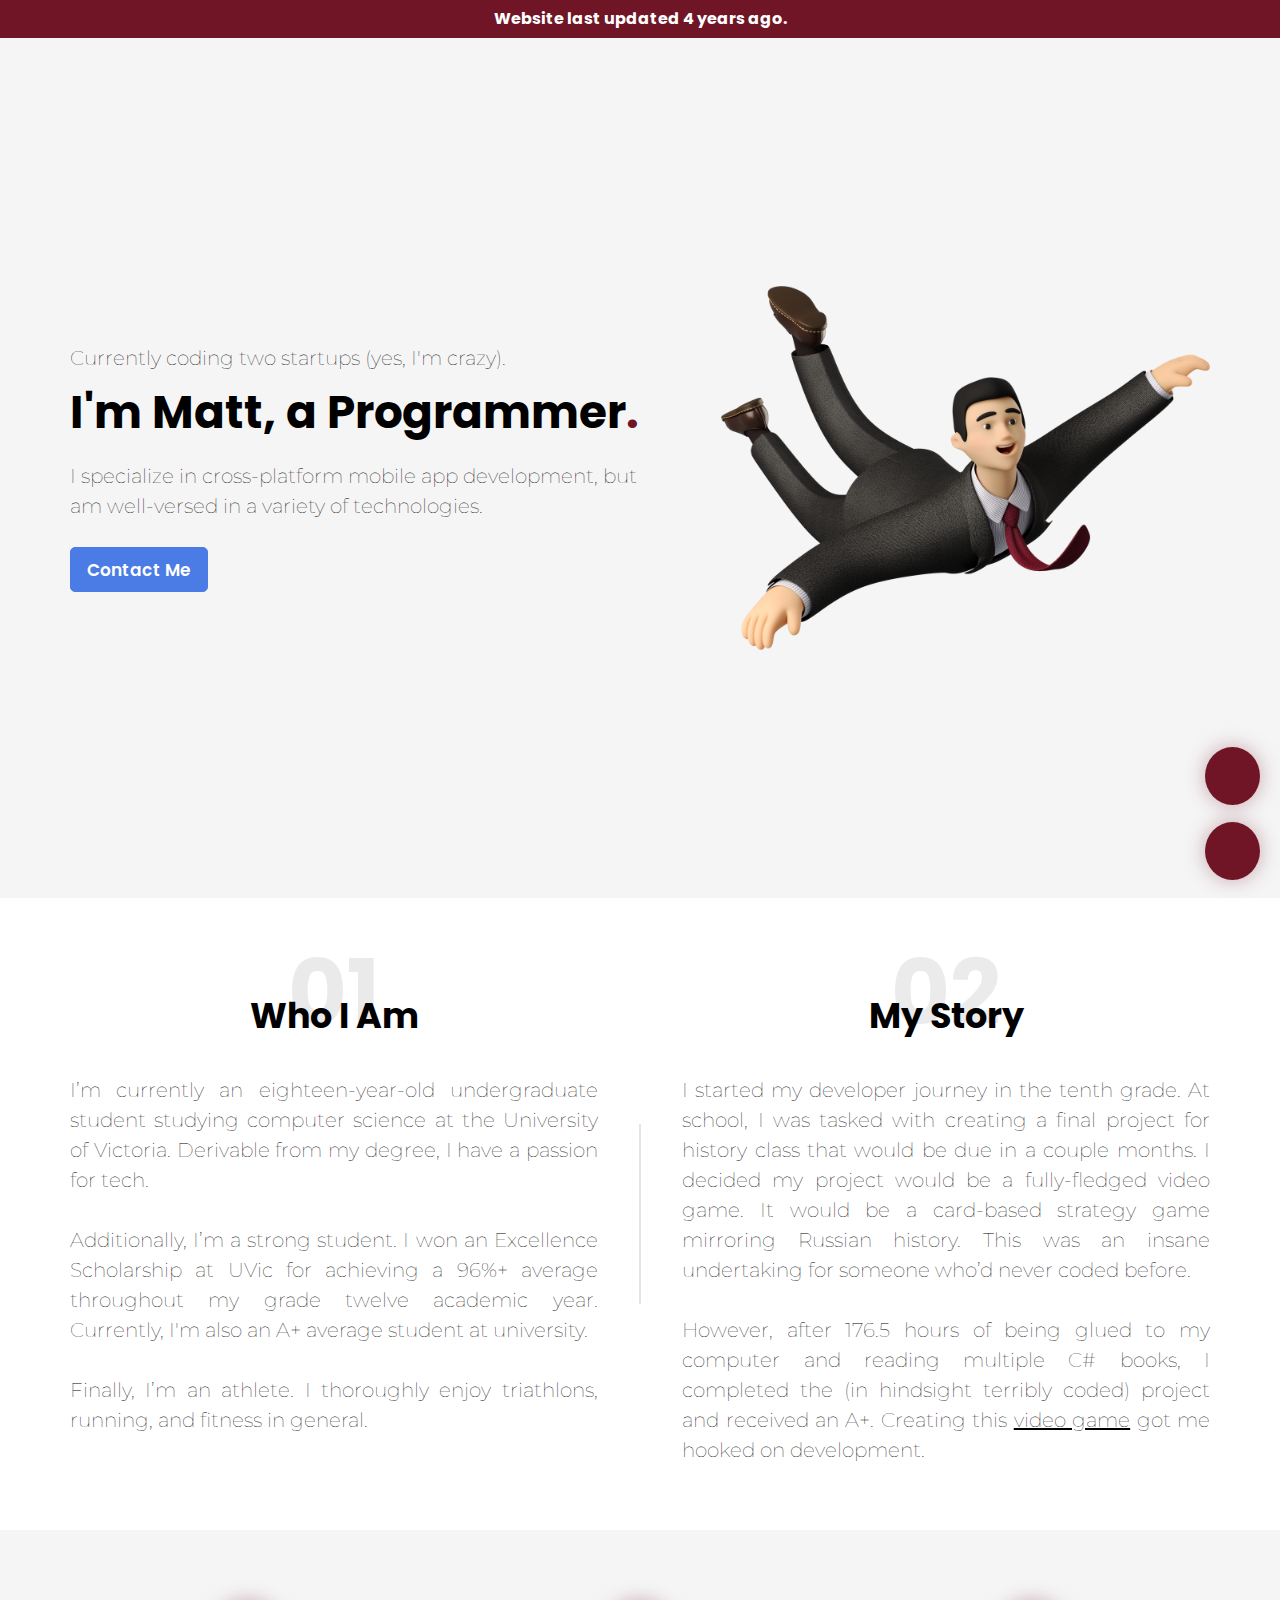
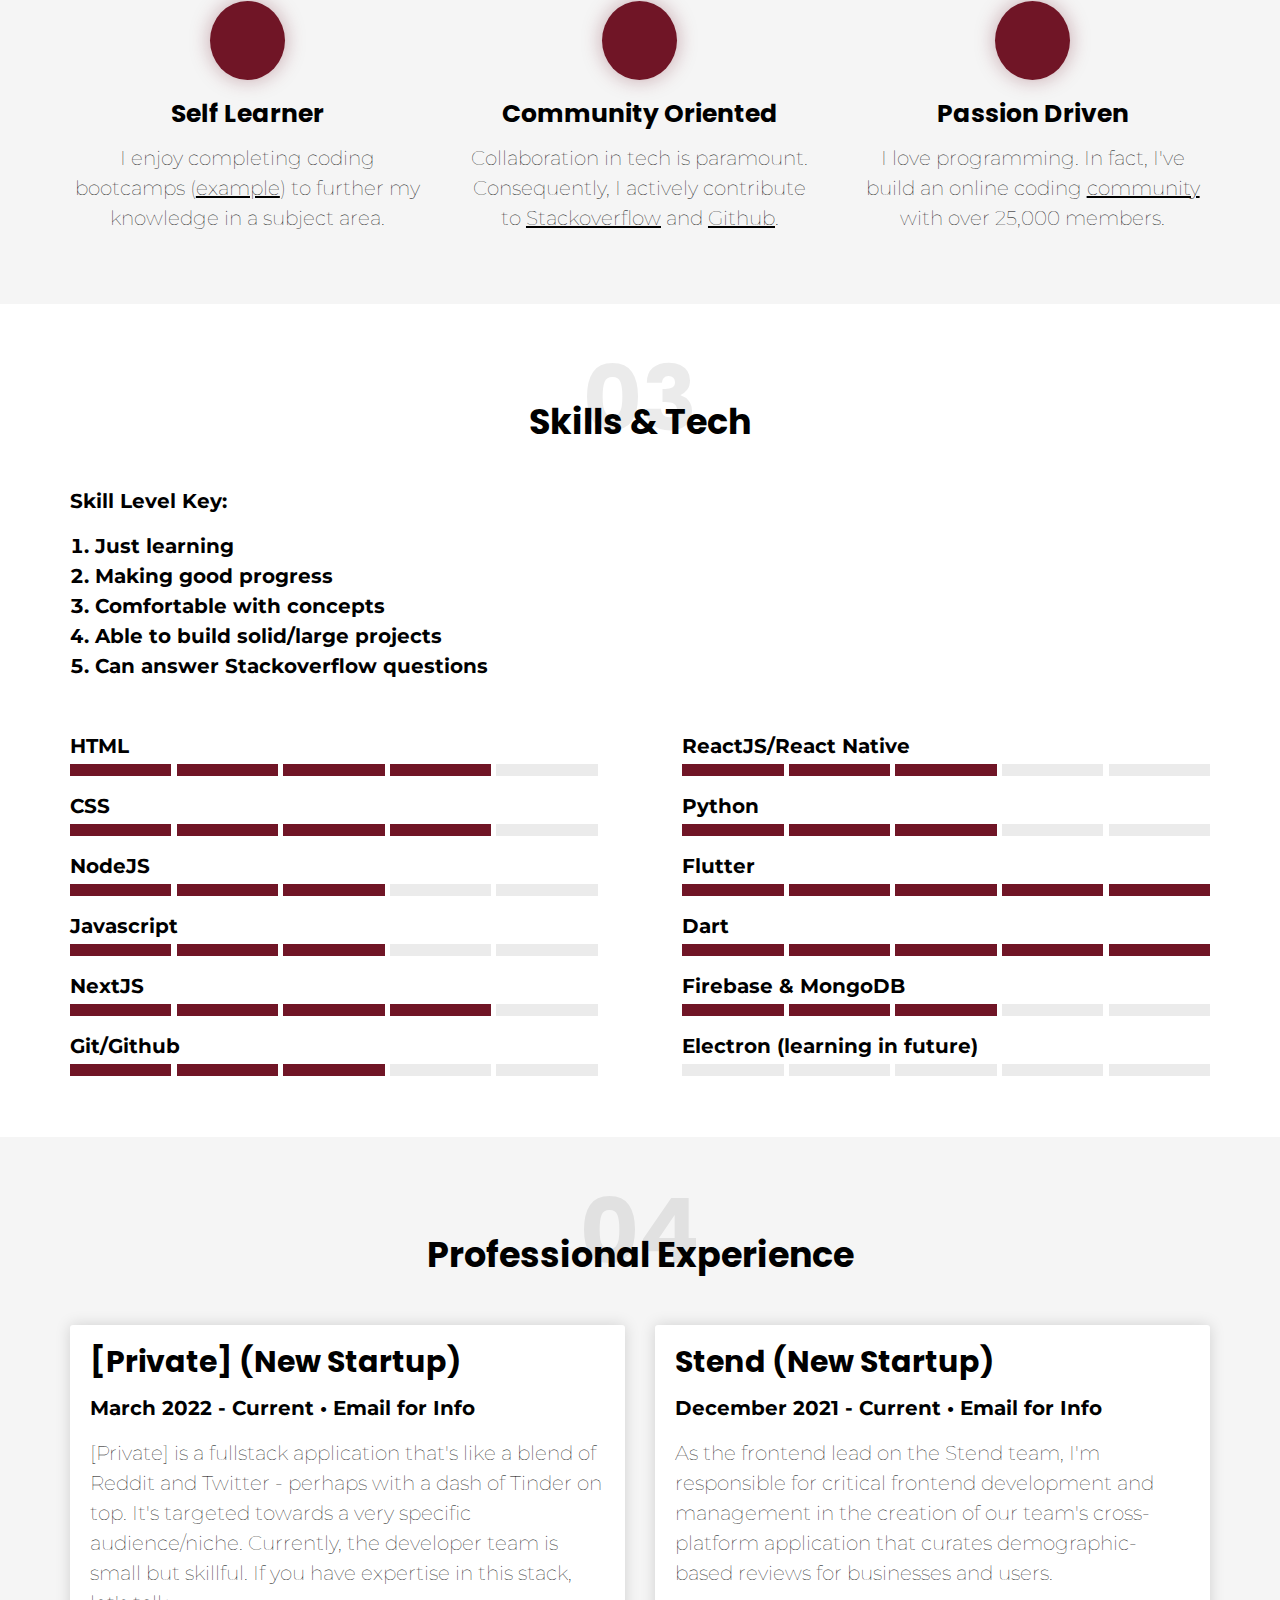
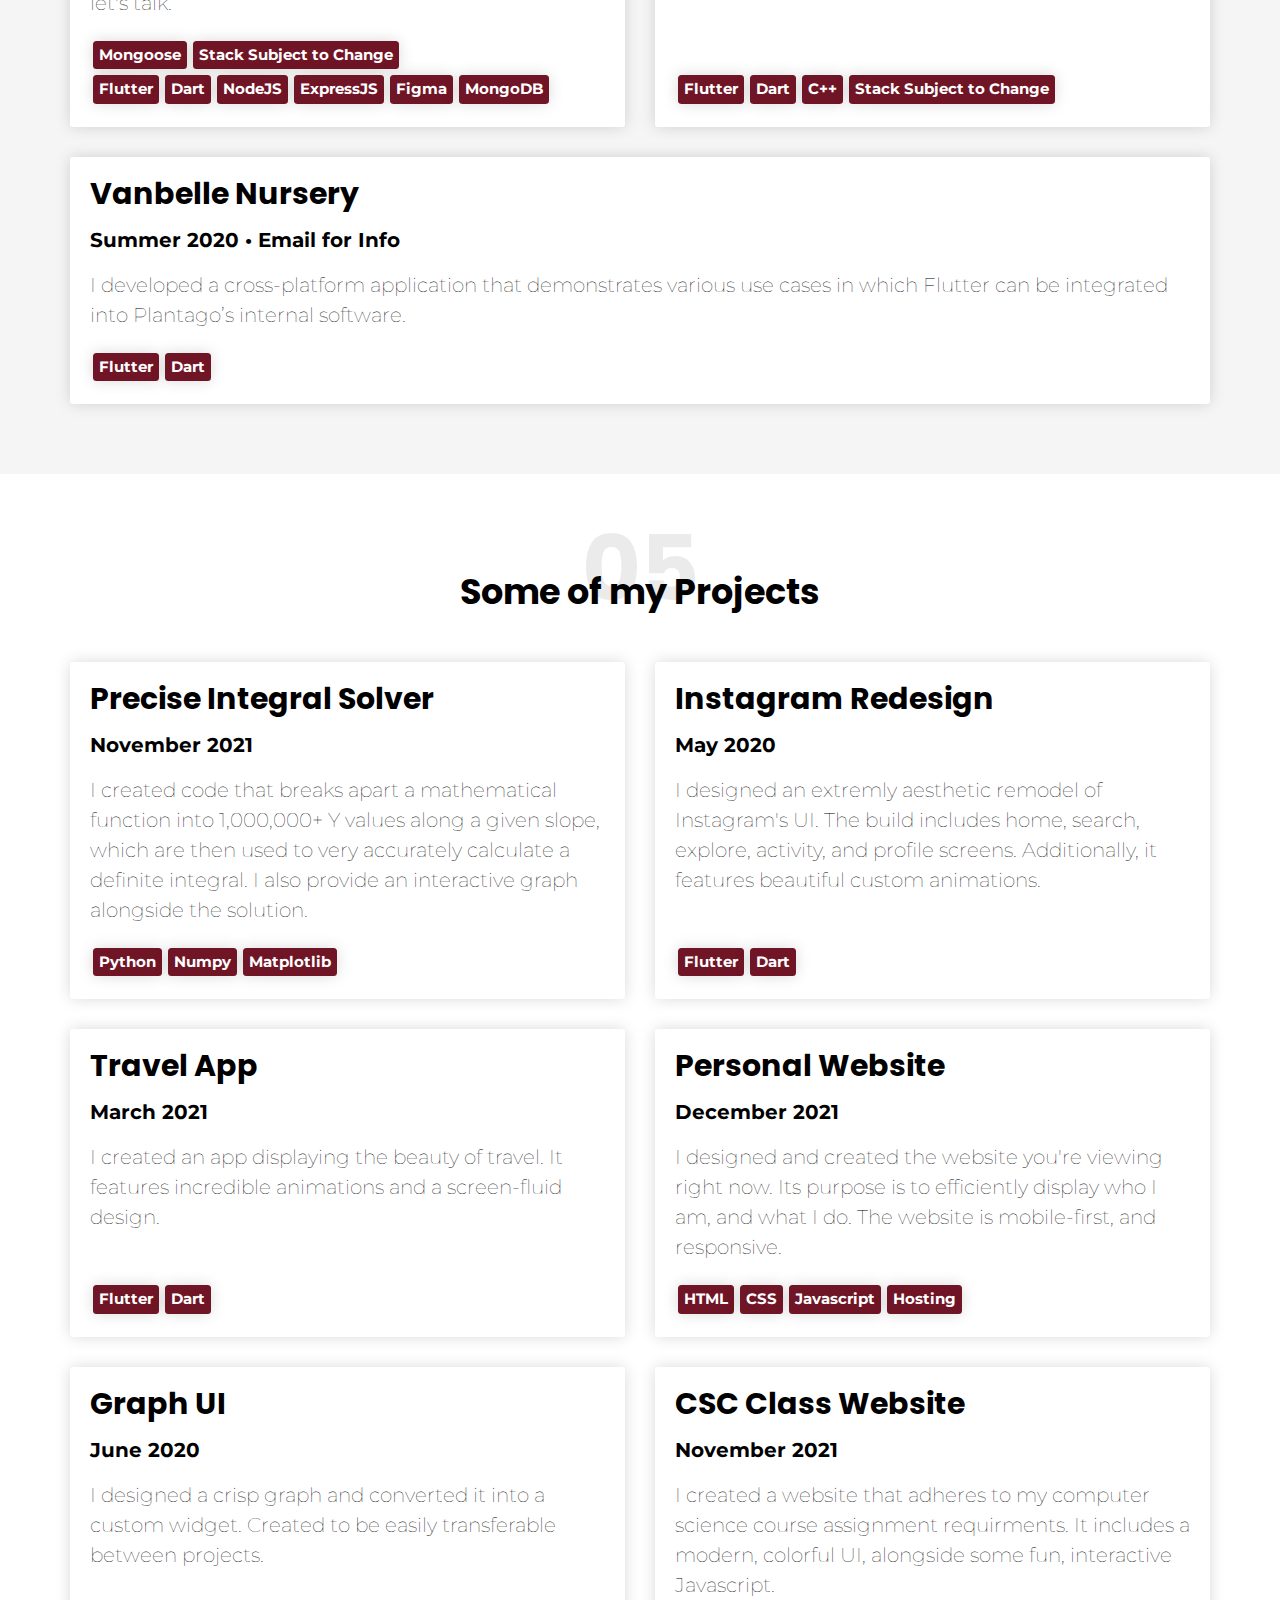
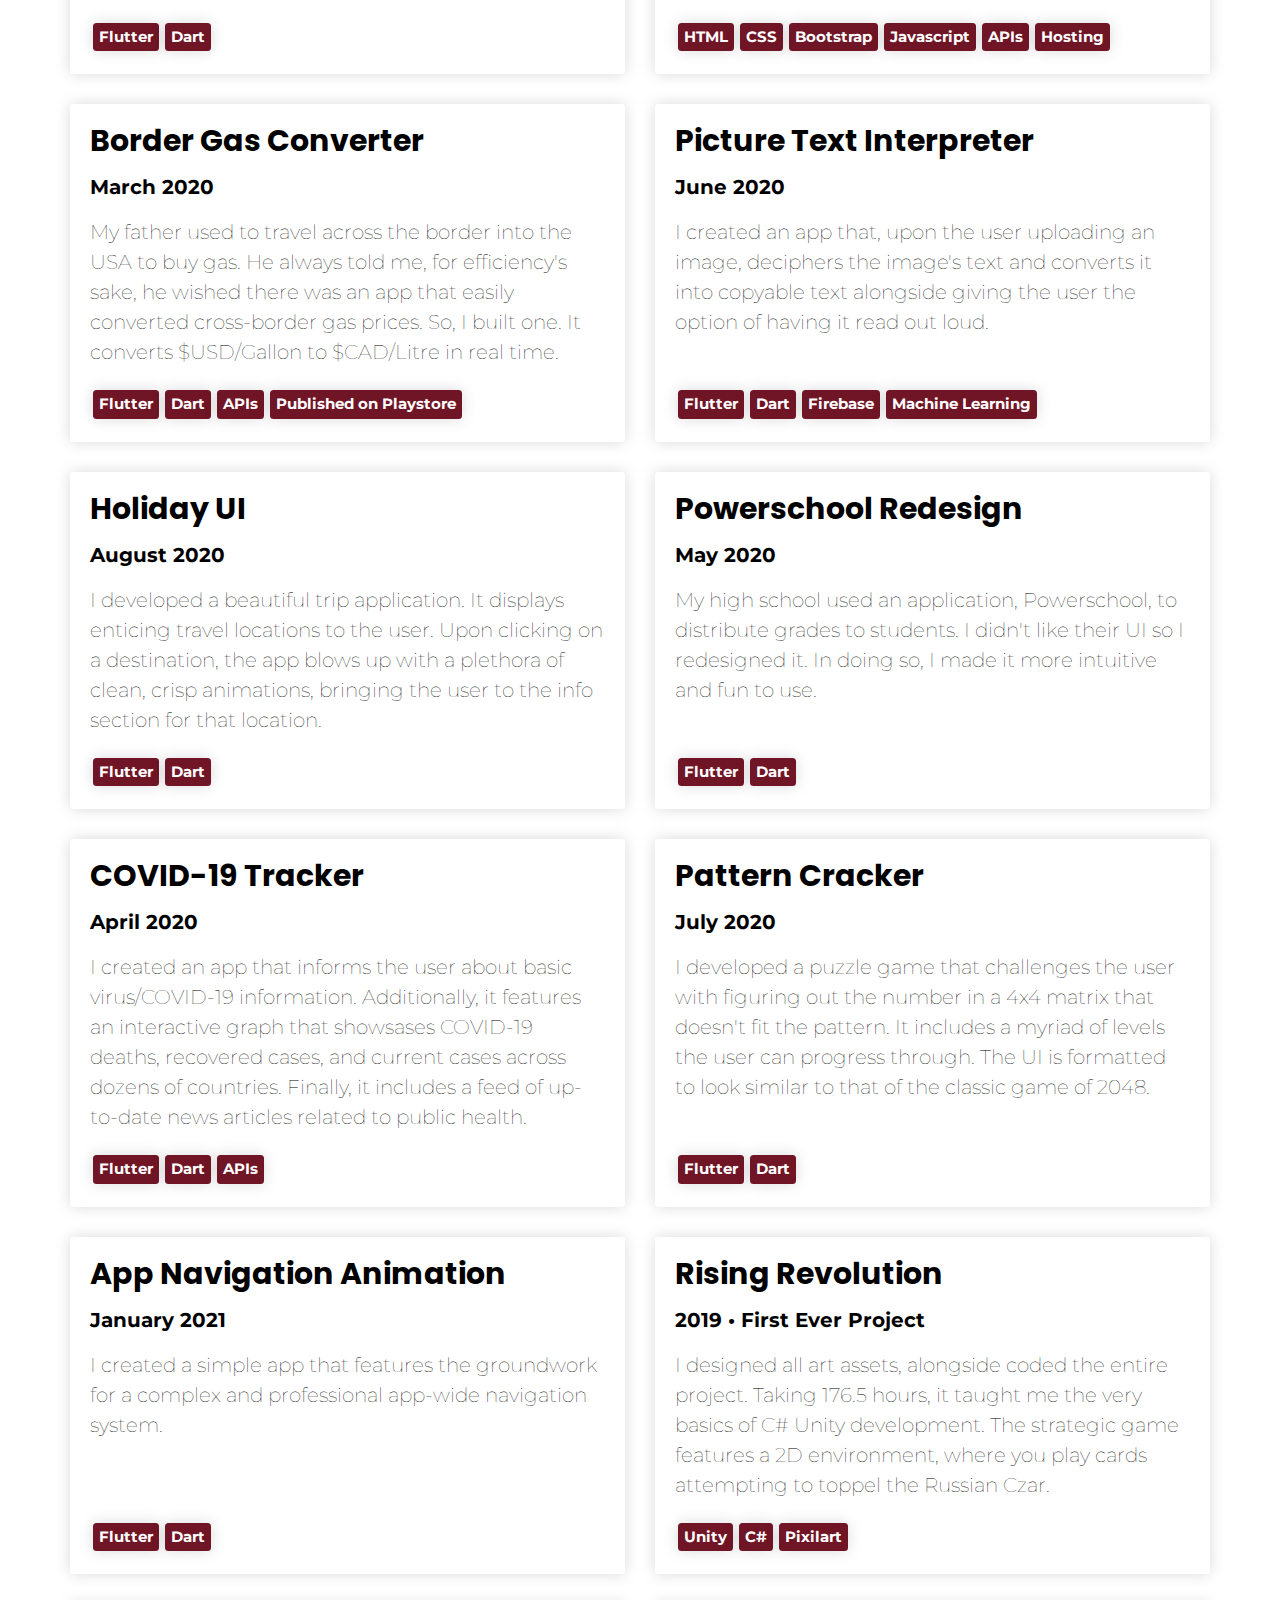
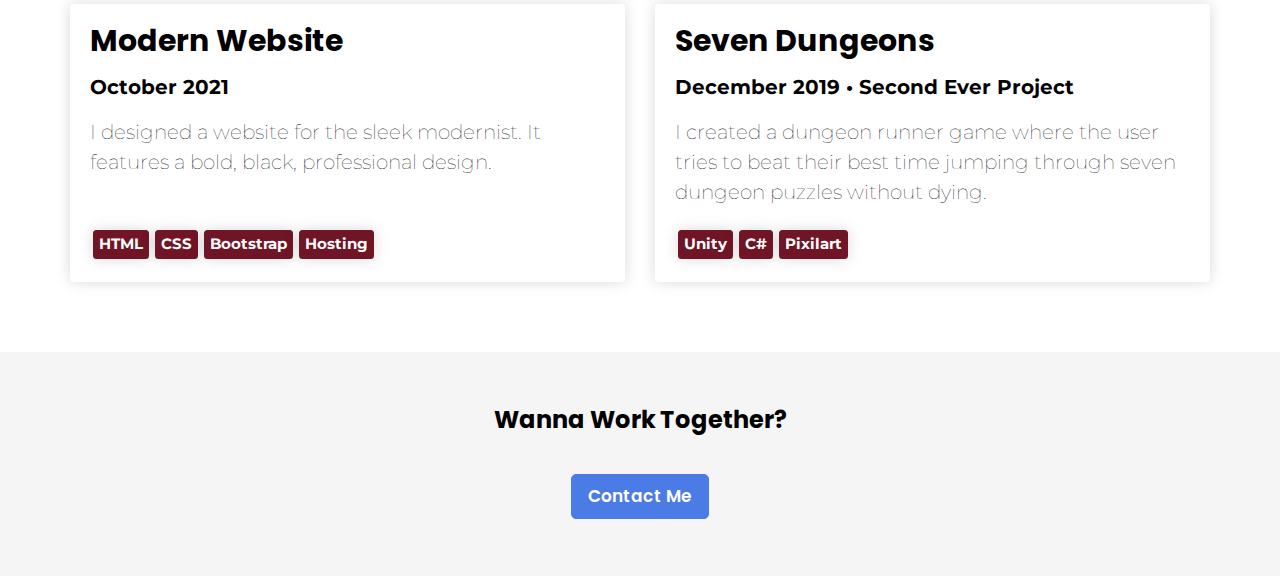
<file: index.html>
<!-- Thanks Kylie for the Favicon, you're amazing!! -->
<!-- I SHOULD REALLY MIGRATE THIS SITE OVER TO REACT OR NEXT ahhhhhh -->
<!DOCTYPE html>
<html lang="en">

<head>
    <!-- Global site tag (gtag.js) - Google Analytics -->
    <script async src="https://www.googletagmanager.com/gtag/js?id=G-Z7W38F89JS"></script>
    <script>
        window.dataLayer = window.dataLayer || [];
        function gtag() { dataLayer.push(arguments); }
        gtag('js', new Date());

        gtag('config', 'G-Z7W38F89JS');
    </script>
    <!-- Global site tag (gtag.js) - Google Analytics -->
    <meta charset="UTF-8">
    <meta http-equiv="X-UA-Compatible" content="IE=edge">
    <meta name="viewport" content="width=device-width, initial-scale=1.0">
    <meta name="description"
        content="Hey, it's Matthew Trent. This is my personal website dedicated to software development. Cheers!" />
    <link rel="preconnect" href="https://fonts.googleapis.com">
    <link rel="preconnect" href="https://fonts.gstatic.com" crossorigin>
    <link rel="preconnect" href="https://fonts.googleapis.com">
    <link rel="preconnect" href="https://fonts.gstatic.com" crossorigin>
    <link rel="stylesheet" href="https://pro.fontawesome.com/releases/v5.10.0/css/all.css"
        integrity="sha384-AYmEC3Yw5cVb3ZcuHtOA93w35dYTsvhLPVnYs9eStHfGJvOvKxVfELGroGkvsg+p" crossorigin="anonymous" />
    <link
        href="https://fonts.googleapis.com/css2?family=Atkinson+Hyperlegible:wght@700&family=Montserrat:wght@400;600&family=Poppins:wght@600&display=swap"
        rel="stylesheet">
    <link rel="shortcut icon" type="image/x-icon" href="assets/favicon-curvy.png">
    <link rel="stylesheet" href="style.css">
    <script src="script.js"></script>
    <title>Matthew • Developer</title>
</head>

<body>
    <button class="btn-circle-template" onclick="toTop()">
        <div class="circle-button fixed-button-top circle-anim">
            <i class="fas fa-arrow-alt-to-top icon-white-button"></i>
        </div>
    </button>
    <button class="btn-circle-template" onclick="down()">
        <div class="circle-button fixed-button-bottom circle-anim">
            <i class="fas fa-arrow-alt-down icon-white-button"></i>
        </div>
    </button>

    <!-- Display Banner -->
    <div id="sec1" class="banner">
        <!-- <h1>Website in Development</h1> -->
        <h1 id="last-updated"></h1>
    </div>
    <!-- Calculates current date -->
    <script>
        function timeAgo(input) {
            const date = (input instanceof Date) ? input : new Date(input);
            const formatter = new Intl.RelativeTimeFormat('en');
            const ranges = {
                years: 3600 * 24 * 365,
                months: 3600 * 24 * 30,
                weeks: 3600 * 24 * 7,
                days: 3600 * 24,
                hours: 3600,
                minutes: 60,
                seconds: 1
            };
            const secondsElapsed = (date.getTime() - Date.now()) / 1000;
            for (let key in ranges) {
                if (ranges[key] < Math.abs(secondsElapsed)) {
                    const delta = secondsElapsed / ranges[key];
                    return formatter.format(Math.round(delta), key);
                }
            }
        }
        // To quickly change the last updated date, in the timeAgo() function, place the output of this code: var date = new Date(); console.log(date.toISOString());
        document.getElementById("last-updated").innerHTML = "Website last updated " + timeAgo('2022-07-05T10:28:28.162Z') + ".";
    </script>
    <!-- Page 1 (Hero Screen)-->
    <div class="page-1">
        <div class="row center">
            <div class="column-hero-l column-hero-padding">
                <h1 class="desc">Currently coding two startups (yes, I'm crazy).</h1>
                <!-- <h1 class="desc">Currently coding a <a target="_blank" href="https://stend.com/">startup</a>.</h1> -->
                <h1 class="title title-period">I'm Matt, a Programmer<span class="period">. </span></h1>
                <h1 class="desc">I specialize in cross-platform mobile app development, but am well-versed in a variety
                    of technologies.</b></h1>
                <a class="contact-link no-underline" href="mailto:me@matthewtrent.me"><button
                        class="btn-template">Contact Me</button></a>
            </div>
            <div class="column-hero-r column-hero-padding">
                <img class="hero-img" src="assets/biz-low-res.png" alt="Matthew
                        Flying">
                <!-- Yes, I have purchased the rights to use this image on my website.  -->
            </div>
        </div>
    </div>
    <!-- Page 2 (About me)-->
    <div id="sec2" class="page-2">
        <div class="flex">
            <div class="row-page2 center-small center-text">
                <div class="column-page2-l height-max">
                    <h2 class="page-header-ghost">01</h2>
                    <h2 class="page-header">Who I Am</h2>
                    <h1 class="text-display-shrink">I’m currently an eighteen-year-old undergraduate student studying
                        computer science at the University of Victoria. Derivable from my degree, I have
                        a passion for tech.
                        <br><br>
                        Additionally, I’m a strong student. I won an Excellence Scholarship at UVic for achieving a
                        96%+ average throughout my grade twelve academic year. Currently, I'm also an A+ average
                        student at university.
                        <br><br>
                        Finally, I’m an athlete. I thoroughly enjoy triathlons, running, and fitness in general.
                    </h1>
                </div>
                <div class="column-room">
                    <div class="vertical-line"></div>
                </div>
                <div class="column-page2-r height-max">
                    <h2 class="page-header-ghost">02</h2>
                    <h2 class="page-header">My Story</h2>
                    <h1 class="text-display">I started my developer journey in the tenth grade. At school, I was tasked
                        with creating a final project for history class that would be due in a couple months. I decided
                        my project would be a fully-fledged video game. It would be a card-based strategy game mirroring
                        Russian history. This was an insane undertaking for someone who’d
                        never coded before.
                        <br><br>
                        However, after 176.5 hours of being glued to my computer and reading
                        multiple C# books, I completed the (in hindsight terribly coded) project and received an A+.
                        Creating this <a target="_blank" href="https://mattthebat.itch.io/risingrevolution">video
                            game</a> got me hooked on development.
                    </h1>
                </div>
            </div>
        </div>
    </div>
    <!-- Page 5 (perks) -->
    <div id="sec3" class="page-5">
        <div class="outer-margin-perks">
            <div class="row-page5 top-space">
                <div class="perk-column">
                    <div class="circle">
                        <i class="fas fa-school icon-white"></i>
                    </div>
                    <h1 class="feature-title">Self Learner</h1>
                    <h1 class="card-desc">I enjoy completing coding bootcamps (<a target="_blank"
                            href="https://www.udemy.com/course/the-complete-web-development-bootcamp/">example</a>) to
                        further my knowledge in a subject area.</h1>
                </div>
                <div class="feature-spacer"></div>
                <div class="perk-column">
                    <div class="circle top-margin-mobile">
                        <i class="fas fa-user-friends icon-white"></i>
                    </div>
                    <h1 class="feature-title">Community Oriented</h1>
                    <h1 class="card-desc">Collaboration in tech is paramount. Consequently, I actively contribute to <a
                            target="_blank"
                            href="https://stackoverflow.com/users/13029516/matthew-trent">Stackoverflow</a> and <a
                            target="_blank" href="https://github.com/mattrltrent">Github</a>.</h1>
                </div>
                <div class="feature-spacer"></div>
                <div class="perk-column">
                    <div class="circle top-margin-mobile">
                        <i class="fas fa-anchor icon-white"></i>
                    </div>
                    <h1 class="feature-title">Passion Driven</h1>
                    <h1 class="card-desc">I love programming. In fact, I've build an online coding <a target="_blank"
                            href="https://instagram.com/comicalcoder">community</a> with over 25,000 members.
                    </h1>
                </div>
            </div>
        </div>
    </div>
    <!-- Page 4 (skills) -->
    <div id="sec4" class="page-4 margin-bottom outer-margin-page4">
        <div class="pad-up">
            <h2 class="page-header-ghost-page3 center-text">03</h2>
            <h1 class="page-header center-text">Skills & Tech</h1>
            <h1 class="card-sub pad-top">Skill Level Key:</h1>
            <ol class="card-sub">
                <li>Just learning</li>
                <li>Making good progress</li>
                <li>Comfortable with concepts</li>
                <li>Able to build solid/large projects</li>
                <li>Can answer Stackoverflow questions</li>
            </ol>
        </div>
        <div class="flex">
            <div class="row-page2 left-text">
                <div class="row-item-2">
                    <h1 class="skill-title left-text">HTML</h1>
                    <ul>
                        <li class="skill-li active-li li-margin-first-4"></li>
                        <li class="skill-li active-li li-margin-first-4"></li>
                        <li class="skill-li active-li li-margin-first-4"></li>
                        <li class="skill-li active-li li-margin-first-4"></li>
                        <li class="skill-li inactive-li"></li>
                    </ul>
                    <h1 class="skill-title left-text">CSS</h1>
                    <ul>
                        <li class="skill-li active-li li-margin-first-4"></li>
                        <li class="skill-li active-li li-margin-first-4"></li>
                        <li class="skill-li active-li li-margin-first-4"></li>
                        <li class="skill-li active-li li-margin-first-4"></li>
                        <li class="skill-li inactive-li"></li>
                    </ul>
                    <h1 class="skill-title left-text">NodeJS</h1>
                    <ul>
                        <li class="skill-li active-li li-margin-first-4"></li>
                        <li class="skill-li active-li li-margin-first-4"></li>
                        <li class="skill-li active-li li-margin-first-4"></li>
                        <li class="skill-li inactive-li li-margin-first-4"></li>
                        <li class="skill-li inactive-li"></li>
                    </ul>
                    <h1 class="skill-title left-text">Javascript</h1>
                    <ul>
                        <li class="skill-li active-li li-margin-first-4"></li>
                        <li class="skill-li active-li li-margin-first-4"></li>
                        <li class="skill-li active-li li-margin-first-4"></li>
                        <li class="skill-li inactive-li li-margin-first-4"></li>
                        <li class="skill-li inactive-li"></li>
                    </ul>
                    <h1 class="skill-title left-text">NextJS</h1>
                    <ul>
                        <li class="skill-li active-li li-margin-first-4"></li>
                        <li class="skill-li active-li li-margin-first-4"></li>
                        <li class="skill-li active-li li-margin-first-4"></li>
                        <li class="skill-li active-li li-margin-first-4"></li>
                        <li class="skill-li inactive-li"></li>
                    </ul>
                    <h1 class="skill-title left-text">Git/Github</h1>
                    <ul>
                        <li class="skill-li active-li li-margin-first-4"></li>
                        <li class="skill-li active-li li-margin-first-4"></li>
                        <li class="skill-li active-li li-margin-first-4"></li>
                        <li class="skill-li inactive-li li-margin-first-4"></li>
                        <li class="skill-li inactive-li"></li>
                    </ul>
                </div>
                <div class="column-room"></div>
                <div class="row-item-2">
                    <h1 class="skill-title left-text">ReactJS/React Native</h1>
                    <ul>
                        <li class="skill-li active-li li-margin-first-4"></li>
                        <li class="skill-li active-li li-margin-first-4"></li>
                        <li class="skill-li active-li li-margin-first-4"></li>
                        <li class="skill-li inactive-li li-margin-first-4"></li>
                        <li class="skill-li inactive-li"></li>
                    </ul>
                    <h1 class="skill-title left-text">Python</h1>
                    <ul>
                        <li class="skill-li active-li li-margin-first-4"></li>
                        <li class="skill-li active-li li-margin-first-4"></li>
                        <li class="skill-li active-li li-margin-first-4"></li>
                        <li class="skill-li inactive-li li-margin-first-4"></li>
                        <li class="skill-li inactive-li"></li>
                    </ul>
                    <h1 class="skill-title left-text">Flutter</h1>
                    <ul>
                        <li class="skill-li active-li li-margin-first-4"></li>
                        <li class="skill-li active-li li-margin-first-4"></li>
                        <li class="skill-li active-li li-margin-first-4"></li>
                        <li class="skill-li active-li li-margin-first-4"></li>
                        <li class="skill-li active-li"></li>
                    </ul>
                    <h1 class="skill-title left-text">Dart</h1>
                    <ul>
                        <li class="skill-li active-li li-margin-first-4"></li>
                        <li class="skill-li active-li li-margin-first-4"></li>
                        <li class="skill-li active-li li-margin-first-4"></li>
                        <li class="skill-li active-li li-margin-first-4"></li>
                        <li class="skill-li active-li"></li>
                    </ul>
                    <h1 class="skill-title left-text">Firebase & MongoDB</h1>
                    <ul>
                        <li class="skill-li active-li li-margin-first-4"></li>
                        <li class="skill-li active-li li-margin-first-4"></li>
                        <li class="skill-li active-li li-margin-first-4"></li>
                        <li class="skill-li inactive-li li-margin-first-4"></li>
                        <li class="skill-li inactive-li"></li>
                    </ul>
                    <h1 class="skill-title left-text">Electron (learning in future)</h1>
                    <ul>
                        <li class="skill-li inactive-li li-margin-first-4"></li>
                        <li class="skill-li inactive-li li-margin-first-4"></li>
                        <li class="skill-li inactive-li li-margin-first-4"></li>
                        <li class="skill-li inactive-li li-margin-first-4"></li>
                        <li class="skill-li inactive-li"></li>
                    </ul>
                </div>

            </div>
        </div>
    </div>
    <!-- Page 3 (professional employement) -->
    <div id="sec5" class="page-3">
        <div class="outer-margin margin-top center-text">
            <h2 class="page-header-ghost-page3">04</h2>
            <h1 class="page-header">Professional Experience</h1>
        </div>
        <div class="flex">
            <div class="row-page3-top center-small">
                <div class="row-display">
                    <div class="card column-page2-l card-l">
                        <div>
                            <h1 class="card-title chain-same-line">[Private] (New Startup)<a class="hover-link"
                                    target="_blank" href="mailto:me@matthewtrent.me"><i
                                        class="fas fa-envelope-open chain-icon"></i>
                                </a></h1>
                            <h1 class="card-sub">March 2022 - Current • Email
                                for Info</h1>
                            <h1 class="card-desc">[Private] is a fullstack application that's like a blend of Reddit and
                                Twitter - perhaps with a dash of Tinder on top. It's targeted towards a very specific
                                audience/niche. Currently, the developer team is small but skillful. If you have
                                expertise in this stack, let's talk.</h1>
                        </div>
                        <div class="portion-bottom">
                            <h1 class="tag tag-item">Flutter</h1>
                            <h1 class="tag tag-item">Dart</h1>
                            <h1 class="tag tag-item">NodeJS</h1>
                            <h1 class="tag tag-item">ExpressJS</h1>
                            <h1 class="tag tag-item">Figma</h1>
                            <h1 class="tag tag-item">MongoDB</h1>
                            <h1 class="tag tag-item">Mongoose</h1>
                            <h1 class="tag tag-item">Stack Subject to Change</h1>
                        </div>
                    </div>

                    <div class="card column-page2-r card-r">
                        <div>
                            <!-- <h1 class="card-title chain-same-line">Stend</h1> -->
                            <h1 class="card-title chain-same-line">Stend (New Startup) <a class="hover-link"
                                    target="_blank" href="mailto:matthew@stend.tech"><i
                                        class="fas fa-envelope-open chain-icon"></i>
                                </a></h1>
                            <h1 class="card-sub">December 2021 - Current • Email
                                for Info</h1>
                            <h1 class="card-desc">As the frontend lead on the Stend team, I'm responsible for
                                critical frontend development and management in the creation of our team's
                                cross-platform
                                application that
                                curates demographic-based reviews
                                for businesses and users.</h1>
                        </div>
                        <div class="portion-bottom">
                            <h1 class="tag tag-item">Flutter</h1>
                            <h1 class="tag tag-item">Dart</h1>
                            <h1 class="tag tag-item">C++</h1>
                            <h1 class="tag tag-item">Stack Subject to Change</h1>
                        </div>

                    </div>
                </div>
            </div>
        </div>
        <div class="flex">
            <div class="row-page3 center-small">
                <div class="row-display margin-bottom">
                    <div class="card column-page2-r card-single">
                        <div>
                            <h1 class="card-title chain-same-line">Vanbelle Nursery <a class="hover-link"
                                    target="_blank" href="mailto:me@matthewtrent.me"><i
                                        class="fas fa-envelope-open chain-icon"></i>
                                </a></h1>
                            <h1 class="card-sub">Summer 2020 • Email
                                for Info</h1>
                            <h1 class="card-desc">I developed a cross-platform application that demonstrates various use
                                cases in
                                which Flutter can be integrated into Plantago’s internal software.</h1>
                        </div>
                        <div class="portion-bottom">
                            <h1 class="tag tag-item">Flutter</h1>
                            <h1 class="tag tag-item">Dart</h1>
                        </div>
                    </div>
                </div>
            </div>
        </div>
    </div>
    <!-- Page 6 -->
    <div id="sec6" class="page-6">
        <div class="outer-margin margin-top center-text">
            <h2 class="page-header-ghost-page3">05</h2>
            <h1 class="page-header">Some of my Projects</h1>
        </div>
        <div class="flex">
            <div class="row-page3-top center-small">
                <div class="row-display">
                    <div class="card column-page2-l card-l">
                        <div>
                            <h1 class="card-title chain-same-line">Precise Integral Solver <a class="hover-link"
                                    target="_blank" href="https://github.com/mattrltrent/integral"><i
                                        class="fas fa-link chain-icon"></i>
                                </a></h1>
                            <h1 class="card-sub">November 2021</h1>
                            <h1 class="card-desc">I created code that breaks apart a mathematical function into
                                1,000,000+ Y values along a given
                                slope, which are then used to very accurately calculate a definite integral. I also
                                provide an interactive graph alongside the solution.</h1>
                        </div>
                        <div class="portion-bottom">
                            <h1 class="tag tag-item">Python</h1>
                            <h1 class="tag tag-item">Numpy</h1>
                            <h1 class="tag tag-item">Matplotlib</h1>
                        </div>
                    </div>
                    <div class="card column-page2-r card-r">
                        <div>
                            <h1 class="card-title chain-same-line">Instagram Redesign <a class="hover-link"
                                    target="_blank" href="https://github.com/mattrltrent/instagram_ui"><i
                                        class="fas fa-link chain-icon"></i>
                                </a></h1>
                            <h1 class="card-sub">May 2020</h1>
                            <h1 class="card-desc">I designed an extremly aesthetic remodel of Instagram's UI. The build
                                includes home,
                                search, explore, activity, and profile screens. Additionally, it features beautiful
                                custom animations.</h1>
                        </div>
                        <div class="portion-bottom">
                            <h1 class="tag tag-item">Flutter</h1>
                            <h1 class="tag tag-item">Dart</h1>
                        </div>
                    </div>
                </div>
            </div>
        </div>
        <div class="flex">
            <div class="row-page3 center-small">
                <div class="row-display">
                    <div class="card column-page2-l card-l">
                        <div>
                            <h1 class="card-title chain-same-line">Travel App <a class="hover-link" target="_blank"
                                    href="https://github.com/mattrltrent/travel_ui"><i
                                        class="fas fa-link chain-icon"></i>
                                </a></h1>
                            <h1 class="card-sub">March 2021</h1>
                            <h1 class="card-desc">I created an app displaying the beauty of travel. It features
                                incredible animations and a screen-fluid design.</h1>
                        </div>
                        <div class="portion-bottom">
                            <h1 class="tag tag-item">Flutter</h1>
                            <h1 class="tag tag-item">Dart</h1>
                        </div>
                    </div>
                    <div class="card column-page2-r card-r">
                        <div>
                            <h1 class="card-title chain-same-line">Personal Website <a class="hover-link"
                                    target="_blank" href="https://github.com/mattrltrent/matthewtrent"><i
                                        class="fas fa-link chain-icon"></i>
                                </a></h1>
                            <h1 class="card-sub">December 2021</h1>
                            <h1 class="card-desc">I designed and created the website you're viewing right now. Its
                                purpose is to efficiently display who I am, and what I do. The website is mobile-first,
                                and responsive.</h1>
                        </div>
                        <div class="portion-bottom">
                            <h1 class="tag tag-item">HTML</h1>
                            <h1 class="tag tag-item">CSS</h1>
                            <h1 class="tag tag-item">Javascript</h1>
                            <h1 class="tag tag-item">Hosting</h1>
                        </div>
                    </div>
                </div>
            </div>
        </div>
        <div class="flex">
            <div class="row-page3 center-small">
                <div class="row-display">
                    <div class="card column-page2-l card-l">
                        <div>
                            <h1 class="card-title chain-same-line">Graph UI <a class="hover-link" target="_blank"
                                    href="https://github.com/mattrltrent/graph"><i class="fas fa-link chain-icon"></i>
                                </a></h1>
                            <h1 class="card-sub">June 2020</h1>
                            <h1 class="card-desc">I designed a crisp graph and converted it into a custom widget.
                                Created to be easily transferable between projects.</h1>
                        </div>
                        <div class="portion-bottom">
                            <h1 class="tag tag-item">Flutter</h1>
                            <h1 class="tag tag-item">Dart</h1>
                        </div>
                    </div>
                    <div class="card column-page2-r card-r">
                        <div>
                            <h1 class="card-title chain-same-line">CSC Class Website <a class="hover-link"
                                    target="_blank" href="https://github.com/mattrltrent/csc105-assignment4"><i
                                        class="fas fa-link chain-icon"></i>
                                </a></h1>
                            <h1 class="card-sub">November 2021</h1>
                            <h1 class="card-desc">I created a website that adheres to my computer science course
                                assignment requirments. It includes a modern, colorful UI, alongside some fun,
                                interactive Javascript.</h1>
                        </div>
                        <div class="portion-bottom">
                            <h1 class="tag tag-item">HTML</h1>
                            <h1 class="tag tag-item">CSS</h1>
                            <h1 class="tag tag-item">Bootstrap</h1>
                            <h1 class="tag tag-item">Javascript</h1>
                            <h1 class="tag tag-item">APIs</h1>
                            <h1 class="tag tag-item">Hosting</h1>
                        </div>
                    </div>
                </div>
            </div>
        </div>
        <div class="flex">
            <div class="row-page3 center-small">
                <div class="row-display">
                    <div class="card column-page2-l card-l">
                        <div>
                            <h1 class="card-title chain-same-line">Border Gas Converter <a class="hover-link"
                                    target="_blank" href="https://github.com/mattrltrent/gas"><i
                                        class="fas fa-link chain-icon"></i>
                                </a></h1>
                            <h1 class="card-sub">March 2020</h1>
                            <h1 class="card-desc">My father used to travel across the border into the USA to buy gas. He
                                always told me, for efficiency's sake, he wished there was an app that easily converted
                                cross-border gas prices. So, I built one. It converts $USD/Gallon to $CAD/Litre in real
                                time.</h1>
                        </div>
                        <div class="portion-bottom">
                            <h1 class="tag tag-item">Flutter</h1>
                            <h1 class="tag tag-item">Dart</h1>
                            <h1 class="tag tag-item">APIs</h1>
                            <h1 class="tag tag-item">Published on Playstore</h1>
                        </div>
                    </div>
                    <div class="card column-page2-r card-r">
                        <div>
                            <h1 class="card-title chain-same-line">Picture Text Interpreter<a class="hover-link"
                                    target="_blank" href="https://github.com/mattrltrent/picture-reader"><i
                                        class="fas fa-link chain-icon"></i>
                                </a></h1>
                            <h1 class="card-sub">June 2020</h1>
                            <h1 class="card-desc">I created an app that, upon the user uploading an image, deciphers the
                                image's text and converts it into copyable text alongside giving the user the option of
                                having it read out loud.</h1>
                        </div>
                        <div class="portion-bottom">
                            <h1 class="tag tag-item">Flutter</h1>
                            <h1 class="tag tag-item">Dart</h1>
                            <h1 class="tag tag-item">Firebase</h1>
                            <h1 class="tag tag-item">Machine Learning</h1>
                        </div>
                    </div>
                </div>
            </div>
        </div>
        <div class="flex">
            <div class="row-page3 center-small">
                <div class="row-display">
                    <div class="card column-page2-l card-l">
                        <div>
                            <h1 class="card-title chain-same-line">Holiday UI <a class="hover-link" target="_blank"
                                    href="https://github.com/mattrltrent/holiday-ui"><i
                                        class="fas fa-link chain-icon"></i>
                                </a></h1>
                            <h1 class="card-sub">August 2020</h1>
                            <h1 class="card-desc">I developed a beautiful trip application. It displays enticing travel
                                locations to the user. Upon clicking on a destination, the app blows up with a plethora
                                of clean, crisp animations, bringing the user to the info section for that location.
                            </h1>
                        </div>
                        <div class="portion-bottom">
                            <h1 class="tag tag-item">Flutter</h1>
                            <h1 class="tag tag-item">Dart</h1>
                        </div>
                    </div>
                    <div class="card column-page2-r card-r">
                        <div>
                            <h1 class="card-title chain-same-line">Powerschool Redesign <a class="hover-link"
                                    target="_blank" href="https://github.com/mattrltrent/powerschool"><i
                                        class="fas fa-link chain-icon"></i>
                                </a></h1>
                            <h1 class="card-sub">May 2020</h1>
                            <h1 class="card-desc">My high school used an application, Powerschool, to distribute grades
                                to students. I didn't like their UI so I redesigned it. In doing so, I made it more
                                intuitive and fun to use.</h1>
                        </div>
                        <div class="portion-bottom">
                            <h1 class="tag tag-item">Flutter</h1>
                            <h1 class="tag tag-item">Dart</h1>
                        </div>
                    </div>
                </div>
            </div>
        </div>
        <div class="flex">
            <div class="row-page3 center-small">
                <div class="row-display">
                    <div class="card column-page2-l card-l">
                        <div>
                            <h1 class="card-title chain-same-line">COVID-19 Tracker <a class="hover-link"
                                    target="_blank" href="https://github.com/mattrltrent/covid_tracker"><i
                                        class="fas fa-link chain-icon"></i>
                                </a></h1>
                            <h1 class="card-sub">April 2020</h1>
                            <h1 class="card-desc">I created an app that informs the user about basic virus/COVID-19
                                information. Additionally, it features an interactive graph that showsases COVID-19
                                deaths, recovered cases, and current cases across dozens of countries. Finally, it
                                includes a feed of up-to-date news articles related to public health.</h1>
                        </div>
                        <div class="portion-bottom">
                            <h1 class="tag tag-item">Flutter</h1>
                            <h1 class="tag tag-item">Dart</h1>
                            <h1 class="tag tag-item">APIs</h1>
                        </div>
                    </div>
                    <div class="card column-page2-r card-r">
                        <div>
                            <h1 class="card-title chain-same-line">Pattern Cracker <a class="hover-link" target="_blank"
                                    href="https://github.com/mattrltrent/puzzle_game"><i
                                        class="fas fa-link chain-icon"></i>
                                </a></h1>
                            <h1 class="card-sub">July 2020</h1>
                            <h1 class="card-desc">I developed a puzzle game that challenges the user with figuring out
                                the number in a 4x4 matrix that doesn't fit the pattern. It includes a myriad of levels
                                the user can progress through. The UI is formatted to look similar to that of the
                                classic game of 2048.</h1>
                        </div>
                        <div class="portion-bottom">
                            <h1 class="tag tag-item">Flutter</h1>
                            <h1 class="tag tag-item">Dart</h1>
                        </div>
                    </div>
                </div>
            </div>
        </div>
        <div class="flex">
            <div class="row-page3 center-small">
                <div class="row-display">
                    <div class="card column-page2-l card-l">
                        <div>
                            <h1 class="card-title chain-same-line">App Navigation Animation <a class="hover-link"
                                    target="_blank" href="https://github.com/mattrltrent/screen_animation"><i
                                        class="fas fa-link chain-icon"></i>
                                </a></h1>
                            <h1 class="card-sub">January 2021</h1>
                            <h1 class="card-desc">I created a simple app that features the groundwork for a complex and
                                professional app-wide navigation system.</h1>
                        </div>
                        <div class="portion-bottom">
                            <h1 class="tag tag-item">Flutter</h1>
                            <h1 class="tag tag-item">Dart</h1>
                        </div>
                    </div>
                    <div class="card column-page2-r card-r">
                        <div>
                            <h1 class="card-title chain-same-line">Rising Revolution <a class="hover-link"
                                    target="_blank" href="https://mattthebat.itch.io/risingrevolution"><i
                                        class="fas fa-link chain-icon"></i>
                                </a></h1>
                            <h1 class="card-sub">2019 • First Ever Project</h1>
                            <h1 class="card-desc">I designed all art assets, alongside coded the entire project. Taking
                                176.5 hours, it taught me the very basics of C# Unity development. The strategic game
                                features a 2D environment, where you play cards attempting to toppel the Russian Czar.
                            </h1>
                        </div>
                        <div class="portion-bottom">
                            <h1 class="tag tag-item">Unity</h1>
                            <h1 class="tag tag-item">C#</h1>
                            <h1 class="tag tag-item">Pixilart</h1>
                        </div>
                    </div>
                </div>
            </div>
        </div>
        <div class="flex">
            <div class="row-page3 center-small">
                <div class="row-display margin-bottom">
                    <div class="card column-page2-l card-l">
                        <div>
                            <h1 class="card-title chain-same-line">Modern Website <a class="hover-link" target="_blank"
                                    href="https://github.com/mattrltrent/assignment3_custom_section"><i
                                        class="fas fa-link chain-icon"></i>
                                </a></h1>
                            <h1 class="card-sub">October 2021</h1>
                            <h1 class="card-desc">I designed a website for the sleek modernist. It features a bold,
                                black,
                                professional design.</h1>
                        </div>
                        <div class="portion-bottom">
                            <h1 class="tag tag-item">HTML</h1>
                            <h1 class="tag tag-item">CSS</h1>
                            <h1 class="tag tag-item">Bootstrap</h1>
                            <h1 class="tag tag-item">Hosting</h1>
                        </div>
                    </div>
                    <div class="card column-page2-r card-r">
                        <div>
                            <h1 class="card-title chain-same-line">Seven Dungeons <a class="hover-link" target="_blank"
                                    href="https://mattthebat.itch.io/sevendungeons"><i
                                        class="fas fa-link chain-icon"></i>
                                </a></h1>
                            <h1 class="card-sub">December 2019 • Second Ever Project</h1>
                            <h1 class="card-desc">I created a dungeon runner game where the user tries to beat their
                                best time jumping through seven dungeon puzzles without dying.</h1>
                        </div>
                        <div class="portion-bottom">
                            <h1 class="tag tag-item">Unity</h1>
                            <h1 class="tag tag-item">C#</h1>
                            <h1 class="tag tag-item">Pixilart</h1>
                        </div>
                    </div>
                </div>
            </div>
        </div>
    </div>
    <!-- to add another section for projects, copy the divs from flex to flex and then make sure its one that does not include "margin-bottom" and it's "row-page3" -->
    <!-- Footer -->
    <div id="sec7" class="page-footer">
        <div class="center-xy">
            <h2 class="footer-msg">Wanna Work Together?</h2>
            <a class="contact-link no-underline" href="mailto:me@matthewtrent.me"><button class="btn-template">Contact
                    Me</button></a>
        </div>
    </div>
</body>

</html>
</file>
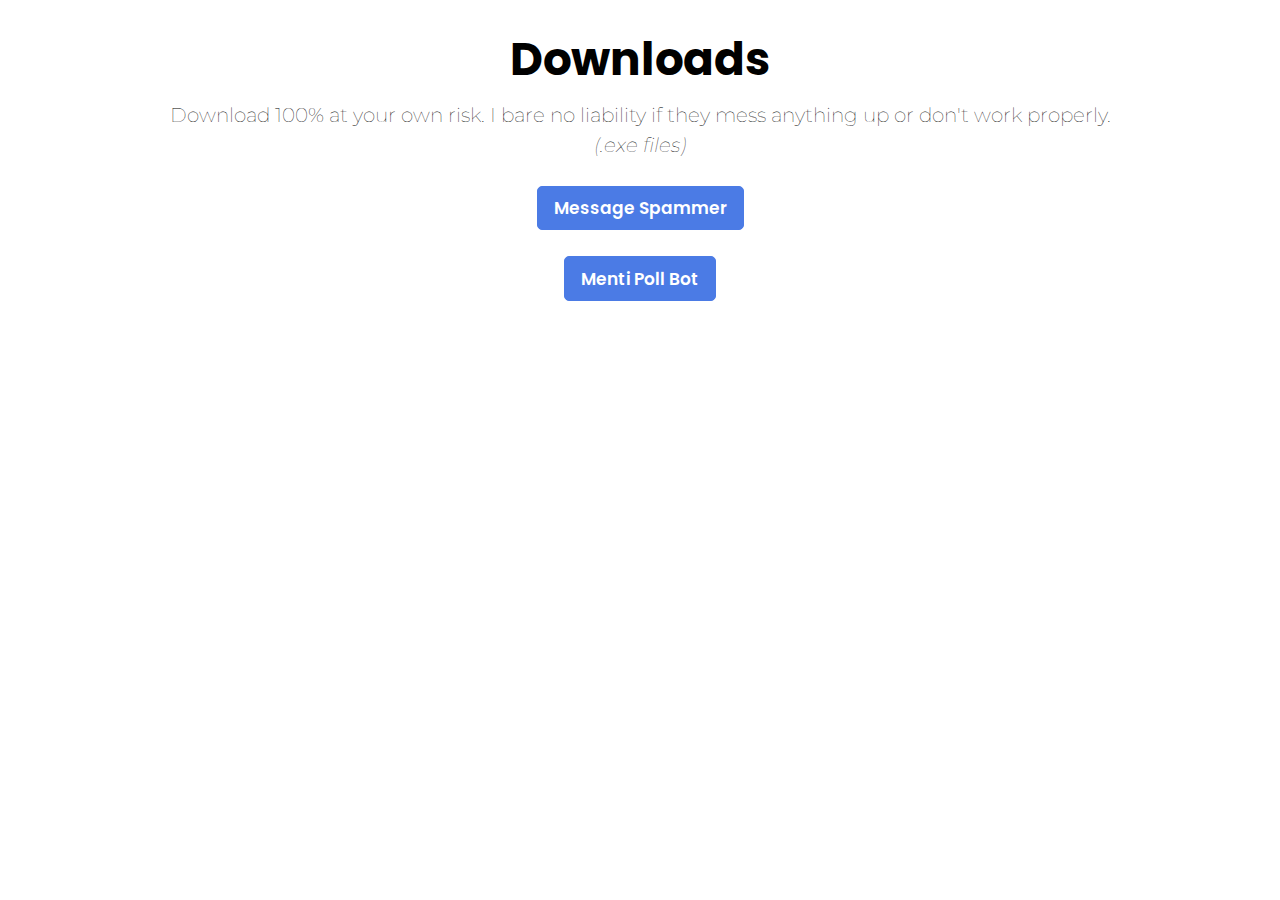
<file: downloads/index.html>
<!DOCTYPE html>
<html lang="en">

<head>
    <meta charset="UTF-8">
    <meta http-equiv="X-UA-Compatible" content="IE=edge">
    <meta name="viewport" content="width=device-width, initial-scale=1.0">
    <link rel="shortcut icon" type="image/x-icon" href="/assets/favicon-curvy.png">
    <link
        href="https://fonts.googleapis.com/css2?family=Atkinson+Hyperlegible:wght@700&family=Montserrat:wght@400;600&family=Poppins:wght@600&display=swap"
        rel="stylesheet">
    <link rel="stylesheet" href="/style.css">
    <link rel="stylesheet" href="style.css">
    <title>Matthew • Downloads</title>
</head>

<body>
    <div class="top-section">
        <h1 class="downloads-title">Downloads</h1>
        <h1 class="downloads-desc">Download 100% at your own risk. I bare no liability if they
            mess anything up or don't work properly.</h1>
        <h1 class="downloads-desc"><i>(.exe files)</i></h1>
        <div class="block">
            <a class="contact-link no-underline messagespammerclick" href="files/spammer.exe"><button
                    class="btn-template download-button">Message Spammer</button></a>
        </div>
        <div class="block">
            <a class="contact-link no-underline messagespammerclick" href="files/spam.exe"><button
                    class="btn-template download-button">Menti Poll Bot</button></a>
        </div>
    </div>
</body>

</html>
</file>
<file: style.css>
/* General */

::-webkit-scrollbar {
  display: none;
}

@media (max-height: 300px) {
  .btn-circle-template {
    display: none;
  }
}

@media (max-width: 922px) {
  .banner {
    padding: 10px 20px !important;
  }

  .center {
    margin: 80px 20px !important;
    min-height: fit-content !important;
  }

  .center-small {
    margin: auto 20px !important;
  }

  .outer-margin,
  .outer-margin-page4,
  .outer-margin-perks {
    margin: 0 20px 0 20px !important;
  }

  .center-xy {
    margin: auto 20px !important;
  }

  .hero-img {
    display: none;
  }

  .desc {
    font-size: 15px !important;
    text-align: center;
    margin: auto;
    font-size: 20px;
    font-family: "Montserrat", sans-serif;
    font-weight: lighter;
    color: black;
    line-height: 1.5;
    max-width: 100% !important;
  }

  .title {
    font-size: 40px !important;
    text-align: center;
    margin-bottom: 5px !important;
  }

  .btn-template {
    margin: auto !important;
    display: block !important;
    width: 100% !important;
    text-align: center !important;
    width: 115px !important;
    font-size: 15px !important;
    margin-top: 26px !important;
    text-decoration: none !important;
    padding: 8px 0 !important;
  }

  .column-hero-l {
    flex: 100% !important;
  }

  .column-hero-r {
    flex: 0% !important;
  }

  .column-page2-l,
  .column-page2-r {
    margin: 0 !important;
    width: auto !important;
    font-size: 50px !important;
  }

  .vertical-line {
    display: none;
  }

  .row-page2 {
    display: block !important;
  }

  .text-display {
    font-size: 20px !important;
    text-align: center !important;
  }

  .text-display-shrink {
    font-size: 20px !important;
    text-align: center !important;
    padding-bottom: 0 !important;
  }

  .page-header-ghost {
    top: 58px !important;
  }

  .row-display {
    display: block !important;
    height: fit-content !important;
  }

  .card-r {
    margin-bottom: 0 !important;
  }

  .card-single {
    margin-bottom: 0 !important;
  }

  .card-l {
    margin-bottom: 30px !important;
  }

  .page-4 {
    padding-bottom: 50px !important;
  }

  .row-page5 {
    display: block !important;
  }

  .top-margin-mobile {
    margin-top: 53px !important;
  }

  .title-period {
    padding-left: 20px !important;
  }

  .btn-circle-template {
    display: none;
  }
}

/* Elements */

body {
  background-color: white;
  margin: 0 auto;
}

h1,
h2,
h3,
h4,
h5,
h6 {
  margin: 0;
  font-family: "Poppins", sans-serif;
  line-height: 1.1;
}

a,
a:hover,
a:active,
a:disabled,
a:hover {
  color: black;
}

hr {
  border: none;
  height: 1px;
  width: 2vw;
  color: black;
  background-color: black;
}

/* Display Banner */

.banner {
  background-color: #701526;
  color: white;
  font-family: "Poppins", sans-serif;
  font-size: 8px;
  text-align: center;
  padding: 10px 70px;
}

/* Page 1 */

.page-1 {
  width: 100%;
  display: flex;
  margin: auto;
  height: fit-content;
  background-color: whitesmoke;
}

.center {
  width: 100%;
  margin: auto 70px;
  min-height: calc(100vh - 40px);
}

.column-hero-padding {
  padding: 50px 0;
}

.column-hero-l {
  flex: 100%;
  margin: auto 0;
  width: 100%;
}

.column-hero-r {
  flex: 75%;
  margin: auto 0;
  width: 100%;
}

.row {
  display: flex;
  width: 100%;
}

.no-underline,
.no-underline:hover,
.no-underline:active,
.no-underline:disabled,
.no-underline:hover {
  text-decoration: none;
}

.title {
  font-size: 45.3px;
  padding: 15px 0;
  margin: 0 10px 8px 0px;
}

.desc {
  font-size: 20px;
  font-family: "Montserrat", sans-serif;
  font-weight: lighter;
  color: black;
  line-height: 1.5;
  max-width: 90%;
}

.period {
  color: #701526;
}

.hero-img {
  max-width: 100%;
  max-height: auto;
  margin-left: auto;
  float: right;
}

.column-2 {
  flex: 50%;
  margin: auto 0;
  width: 100%;
}

.btn-template {
  background-color: #4b7be5;
  border: 1px solid #4b7be5;
  border-radius: 5px;
  box-sizing: border-box;
  color: white;
  cursor: pointer;
  display: inline-block;
  font-family: "Poppins", sans-serif;
  font-size: 17px;
  font-weight: 600;
  margin-top: 26px;
  outline: none;
  padding: 0.65vw 1.25vw;
  position: relative;
  text-align: center;
  text-decoration: none;
  touch-action: manipulation;
  transition: box-shadow 0.2s, -ms-transform 0.1s, -webkit-transform 0.1s,
    transform 0.1s;
  user-select: none;
  -webkit-user-select: none;
  width: auto;
  text-align: auto;
  margin-left: auto;
}

.btn-template:focus-visible {
  transition: box-shadow 0.2s;
}

.btn-template:active {
  background-color: #4b7be5;
  transform: scale(0.936);
}

.btn-template:disabled {
  border-color: #4b7be5;
  cursor: not-allowed;
  opacity: 1;
}

.space {
  width: 100%;
  display: flex;
}

.contact-link {
  margin-top: 30px;
}

.nav-link {
  font-family: "Poppins", sans-serif;
  font-size: 16px;
  font-weight: 600;
  color: black;
  margin: auto 0;
  text-decoration: none;
  margin-left: 30px;
}

.push-right {
  margin-left: auto;
}

/* Page 2 */

.center-small {
  width: 100%;
  margin: auto 70px;
  min-height: fit-content;
}

.page-2 {
  width: 100%;
  display: inline-block;
  min-height: fit-content;
}

.flex {
  display: flex;
  width: 100%;
}

.row-page2 {
  display: flex;
  width: 100%;
  /* padding: 5% 0; */
}

.chunk-1 {
  color: #6393ed;
}

.page-header {
  display: inline-block;
  font-size: 35px;
  margin: auto;
  width: 100%;
}

.page-header-ghost {
  font-size: 35px;
  display: inline-block;
  opacity: 0.08;
  text-align: center;
  position: relative;
  width: 100%;
  top: 45px;
  font-size: 90px;
}

.text-display {
  font-size: 20px;
  font-family: "Montserrat", sans-serif;
  text-align: justify;
  font-weight: lighter;
  color: black;
  padding: 40px 20px;
  padding: 40px 0 65px 0;
  line-height: 1.5;
}

.text-display-shrink {
  font-size: 20px;
  font-family: "Montserrat", sans-serif;
  text-align: justify;
  font-weight: lighter;
  color: black;
  padding: 40px 20px;
  padding: 40px 0 60px 0;
  line-height: 1.5;
}

.column-room {
  flex: 8%;
  margin: auto 0;
  width: 100%;
  display: flex;
}

.vertical-line {
  width: 2px;
  height: 20vh;
  background-color: black;
  opacity: 0.1;
  margin: 0 auto;
}

.column-page2-l {
  flex: 50%;
  margin-bottom: auto;
}

.height-max {
  height: 100%;
}

.column-page2-r {
  flex: 50%;
  margin-bottom: auto;
}

/* Page 3 */

.page-3 {
  width: 100%;
  display: inline-block;
  min-height: fit-content;
  background-color: whitesmoke;
}

.card {
  flex: 1;
  margin: 0;
  /* Yes, this "margin: 0" is needed */
  background-color: white;
  border-radius: 3px;
  box-shadow: 0px 0px 15px rgba(0, 0, 0, 0.15);
  padding: 20px;
  display: flex;
  flex-direction: column;
  justify-content: space-between;
}

.card-l {
  margin-right: 15px;
}

.card-r {
  margin-left: 15px;
}

.card-title {
  font-size: 30px;
  font-family: "Poppins", sans-serif;
}

.chain-same-line {
  margin-right: 35px;
}

.card-sub {
  font-size: 20px;
  font-family: "Montserrat", sans-serif;
  font-weight: bolder;
  color: black;
  margin-top: 15px;
  line-height: 1.5;
}

.card-desc {
  font-size: 20px;
  font-family: "Montserrat", sans-serif;
  font-weight: lighter;
  color: black;
  padding-top: 15px;
  line-height: 1.5;
}

.row-page3 {
  display: flex;
  padding-top: 30px;
}

.row-page3-top {
  display: flex;
  padding-top: 50px;
}

.row-display {
  display: flex;
  width: 100%;
  height: fit-content;
}

.page-header-ghost-page3 {
  font-size: 35px;
  display: inline-block;
  opacity: 0.08;
  position: relative;
  width: 100%;
  top: 45px;
  font-size: 90px;
}

.outer-margin {
  margin: 0 70px 0 70px;
}

.outer-margin-perks {
  padding: 16px 0 16px 0;
  margin: 0 70px 0 70px;
}

.margin-bottom {
  margin-bottom: 70px;
}

.portion-bottom {
  padding-top: 20px;
  height: fit-content;
  display: inline-flex;
  flex-wrap: wrap-reverse;
}

.tag {
  display: inline-block;
  font-size: 15px;
  font-family: "Montserrat", sans-serif;
  color: white;
  padding: 6px;
  margin: 3px 3px 3px 3px;
  border-radius: 3.5px;
  box-shadow: 0px 0px 15px rgba(0, 0, 0, 0.15);
}

.tag-html {
  background-color: #701526;
}

.tag-css {
  background-color: #701526;
}

.tag-item {
  background-color: #701526;
}

.chain-icon {
  transform: scale(0.8);
  color: black;
  opacity: 0.12;
  display: inline-block;
  position: absolute;
  text-align: center;
  margin-left: 8px;
  width: 10px;
}

/* Page 4 */

.page-4 {
  background-color: white;
  height: fit-content;
  /* padding: 50px 0; */
}

.center-text {
  text-align: center;
}

.outer-margin-page4 {
  margin: 0 70px 46px 70px;
}

.center-text {
  text-align: center;
}

.left-text {
  text-align: left;
}

ul {
  padding-left: 0;
  margin: 0 0 15px 0;
  display: flex;
}

ol {
  list-style-position: inside;
  padding-left: 0;
}

.skill-li {
  height: 12px;
  width: 19.2%;
  list-style: none;
  display: inline-block;
}

.row-item-2 {
  flex-direction: row;
  justify-content: space-around;
  flex: 50%;
}

.inactive-li {
  background-color: black;
  opacity: 0.08;
}

.active-li {
  background-color: #701526;
}

.li-margin-first-4 {
  margin-right: 1%;
}

.pad-up {
  margin-bottom: 50px;
}

.skill-title {
  font-size: 20px;
  font-family: "Montserrat", sans-serif;
  font-weight: bolder;
  color: black;
  margin-bottom: 3px;
  line-height: 1.5;
  display: block;
}

.pad-top {
  margin-top: 45px;
}

/* Page 5 */

.page-5 {
  background-color: whitesmoke;
  height: fit-content;
  padding-bottom: 55px;
}

.circle {
  background-color: #701526;
  box-shadow: 0 0 20px rgba(112, 21, 38, 0.35);
  width: fit-content;
  height: fit-content;
  border-radius: 50%;
  display: block;
  text-align: center;
  margin: 0 auto 20px auto;
}

.icon-white {
  height: 75px;
  width: 75px;
  color: white;
  display: inline-flex;
  flex-direction: column;
  justify-content: space-evenly;
  transform: scale(1.5);
}

.perk-column {
  text-align: center;
  display: inline;
  width: 100vw;
}

.feature-spacer {
  width: 50px;
  width: 12%;
}

.top-space {
  padding-top: 55px;
}

.row-page5 {
  display: flex;
}

.feature-title {
  font-size: 25px;
  font-family: "Poppins", sans-serif;
}

/* Page 6 */

.page-6 {
  background-color: white;
  height: fit-content;
}

/* Footer */

.page-footer {
  height: fit-content;
  width: 100%;
  background-color: whitesmoke;
  display: flex;
  padding-bottom: 57px;
}

.center-xy {
  width: 100%;
  margin: auto 70px;
  text-align: center;
}

.footer-a {
  font-size: 10px;
  color: black;
  text-decoration: none;
  opacity: 0.8;
  display: inline-block;
  margin-bottom: 55px;
  margin-top: 15px;
  font-family: "Poppins", sans-serif;
}

.footer-msg {
  margin-top: 55px;
  margin-bottom: 15px;
}

/* Fixed Button */

.fixed-button-top {
  position: fixed;
  bottom: 75px;
  right: 20px;
}

.fixed-button-bottom {
  position: fixed;
  bottom: 0px;
  right: 20px;
}

.circle-button {
  background-color: #701526;
  box-shadow: 0 0 20px rgba(112, 21, 38, 0.35);
  width: fit-content;
  height: fit-content;
  border-radius: 50%;
  display: block;
  text-align: center;
  margin: 0 auto 20px auto;
}

.icon-white-button {
  height: 55px;
  width: 55px;
  color: white;
  display: inline-flex;
  flex-direction: column;
  justify-content: space-evenly;
  transform: scale(1.1);
  box-sizing: border-box;
}

.btn-circle-template {
  user-select: none;
  -webkit-user-select: none;
  transition: box-shadow 0.2s, -ms-transform 0.1s, -webkit-transform 0.1s,
    transform 0.1s;
  touch-action: manipulation;
  cursor: pointer;
  background-color: transparent;
  border: none;
  position: absolute;
  width: 0;
  height: 0;
  padding: 0;
  margin: 0;
}

.btn-circle-template:focus-visible {
  transition: box-shadow 0.2s;
}

.btn-circle-template:disabled {
  cursor: not-allowed;
  opacity: 1;
}

.circle-anim {
  transition: box-shadow 0.2s, -ms-transform 0.1s, -webkit-transform 0.1s,
    transform 0.1s;
}

.circle-anim:active {
  transition: all 0.25s;
  transform: skewY(16deg) scale(1.15);
}
</file>
<file: downloads/style.css>
.downloads-title {
    font-size: 45.3px;
    padding: 15px 0;
    margin: 20px auto 0 auto;
    text-align: center;
}

.top-section {
    width: 100%;
    text-align: center;
}

.download-button {
    text-align: center;
    display: inline-block;
}

.downloads-desc {
    font-size: 20px;
    font-family: 'Montserrat', sans-serif;
    font-weight: lighter;
    color: black;
    line-height: 1.5;
    text-align: center;
}

.block {
    display: block;
}
</file>
